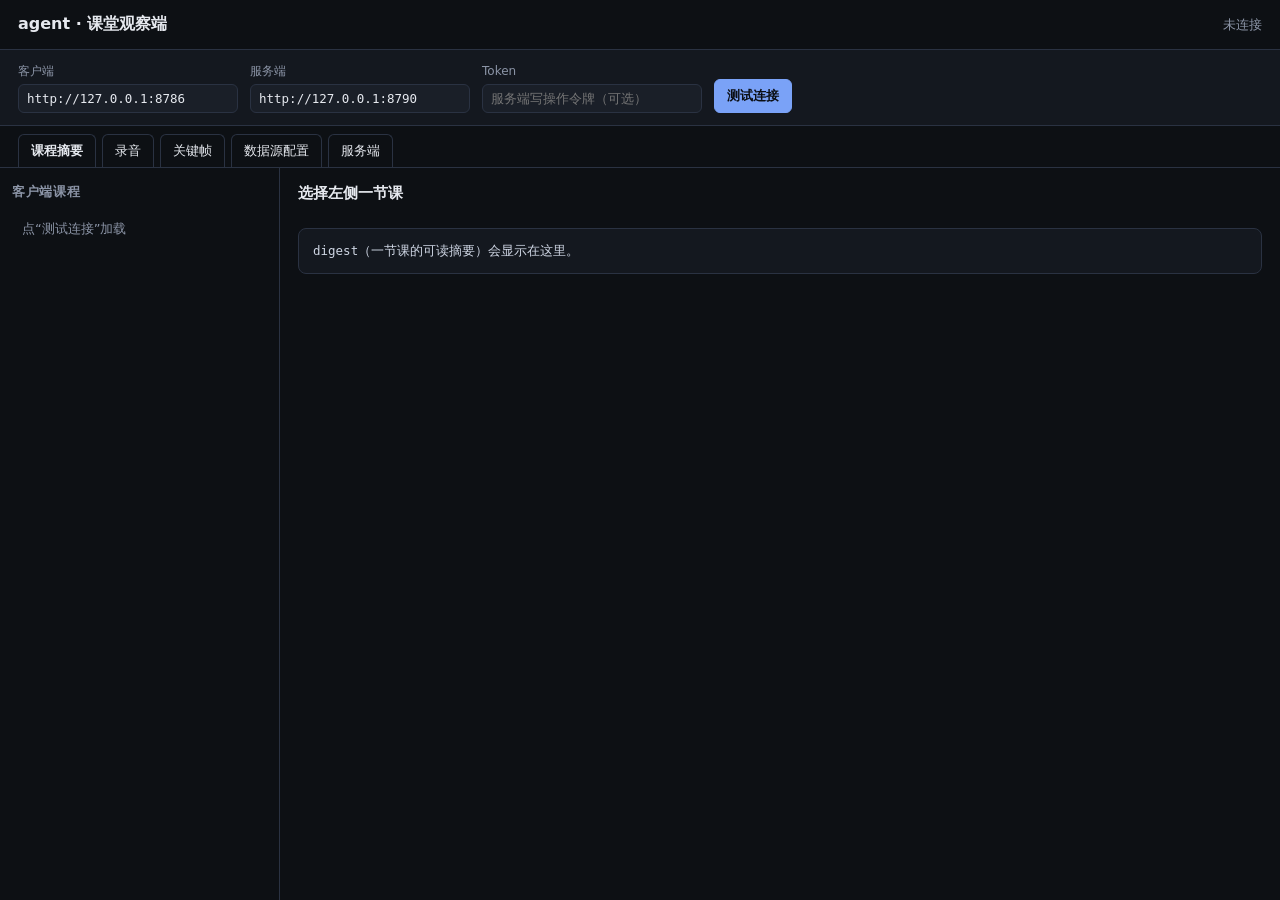
<file: agent/ui/index.html>
<!doctype html>
<html lang="zh-CN">
<head>
  <meta charset="utf-8" />
  <meta name="viewport" content="width=device-width, initial-scale=1" />
  <title>agent · 课堂观察端</title>
  <link rel="stylesheet" href="styles.css" />
</head>
<body>
  <header>
    <h1>agent · 课堂观察端</h1>
    <div id="status" class="status">未连接</div>
  </header>

  <section class="conn">
    <label>客户端 <input id="clientBase" value="http://127.0.0.1:8786" spellcheck="false" /></label>
    <label>服务端 <input id="serverBase" value="http://127.0.0.1:8790" spellcheck="false" /></label>
    <label>Token <input id="token" type="password" placeholder="服务端写操作令牌（可选）" /></label>
    <button id="btnConnect" class="primary">测试连接</button>
  </section>

  <nav class="tabs">
    <button data-tab="lessons" class="active">课程摘要</button>
    <button data-tab="audio">录音</button>
    <button data-tab="frames">关键帧</button>
    <button data-tab="adapters">数据源配置</button>
    <button data-tab="server">服务端</button>
  </nav>

  <main>
    <!-- 课程摘要：读客户端 serve -->
    <section id="tab-lessons" class="tab active">
      <aside class="list-pane">
        <h3>客户端课程</h3>
        <ul id="clientLessons"><li class="empty">点“测试连接”加载</li></ul>
      </aside>
      <div class="detail-pane">
        <h3 id="lessonTitle">选择左侧一节课</h3>
        <div id="lessonStats" class="stats"></div>
        <pre id="lessonDigest" class="digest">digest（一节课的可读摘要）会显示在这里。</pre>
      </div>
    </section>

    <!-- 录音：读 /api/lesson/<id> 的 track（音频事实），回听直连 /api/lesson/<id>/blob/<name> -->
    <section id="tab-audio" class="tab">
      <div class="audio-pane">
        <div class="audio-top">
          <div class="audio-player">
            <audio id="player" controls></audio>
            <div id="playerName" class="hint">点下面任意一段回听（单段≤十秒量级，一次点一段）</div>
          </div>
          <div id="audioStats" class="stats"></div>
        </div>
        <div id="audioFacts" class="digest">先在“课程摘要”里选一节课。</div>
        <table id="audioTable">
          <thead><tr><th>起于</th><th>时长</th><th>语音</th><th>电平 rms</th><th>peak</th><th>段文件</th><th></th></tr></thead>
          <tbody><tr><td colspan="7" class="empty">未加载</td></tr></tbody>
        </table>
        <div id="audioMore" class="hint"></div>
      </div>
    </section>

    <!-- 关键帧：读 /api/lesson/<id> 的 track（屏幕事实），看原图直连 /api/lesson/<id>/blob/<name> -->
    <section id="tab-frames" class="tab">
      <div class="frames-pane">
        <div class="frames-top">
          <img id="frameView" alt="选中的关键帧" />
          <div>
            <div id="frameMeta" class="stats"></div>
            <div id="frameHint" class="hint">点下面任意一格看那张图（原图走 /blob/，不经文本通道）</div>
          </div>
        </div>
        <div id="frameTicks" class="ticks"></div>
        <div id="frameFacts" class="digest">先在“课程摘要”里选一节课。</div>
        <table id="frameTable">
          <thead><tr><th>时刻</th><th>触发</th><th>差多少</th><th>变化区</th><th>尺寸</th><th>文件</th><th></th></tr></thead>
          <tbody><tr><td colspan="7" class="empty">未加载</td></tr></tbody>
        </table>
        <div id="frameMore" class="hint"></div>
      </div>
    </section>

    <!-- 数据源配置：读 /api/adapters，写 POST /api/adapter/<file>（需客户端 --allow-write） -->
    <section id="tab-adapters" class="tab">
      <p class="hint">开关数据源与改门限需客户端以 <code>serve --allow-write</code> 启动；改的是 <code>adapters.d/*.adapter.json</code>，<strong>下一节课生效</strong>（正在采集的这一节继续用开课时的参数）。只能改 enabled 与 params，可执行文件要人工改声明并重启客户端。</p>
      <table id="adapterTable">
        <thead><tr><th>ID</th><th>声明文件</th><th>平台</th><th>状态</th><th></th></tr></thead>
        <tbody><tr><td colspan="5" class="empty">点“测试连接”加载</td></tr></tbody>
      </table>
    </section>

    <!-- 服务端：读 classagent-server -->
    <section id="tab-server" class="tab">
      <div id="serverHealth" class="hint">服务端状态未获取</div>
      <div class="split">
        <aside class="list-pane">
          <h3>服务端已收课程</h3>
          <ul id="serverLessons"><li class="empty">点“测试连接”加载</li></ul>
        </aside>
        <div class="detail-pane">
          <h3 id="serverTitle">AI 请求单 / 载荷</h3>
          <pre id="serverDetail" class="digest">选择左侧一节课，查看服务端生成的 ai_request.json。</pre>
        </div>
      </div>
    </section>
  </main>

  <script src="app.js"></script>
</body>
</html>
</file>
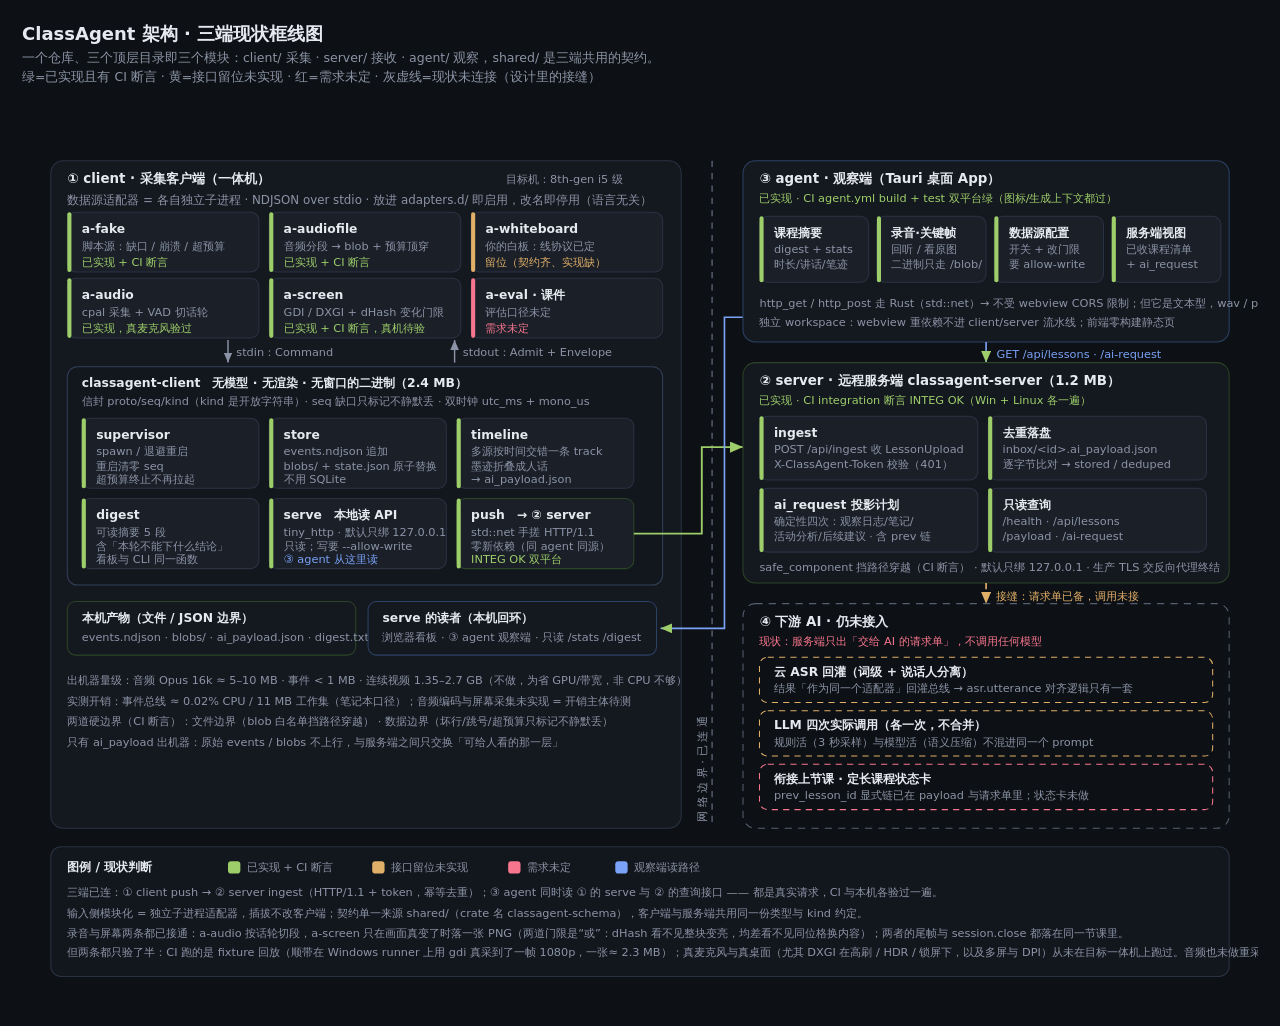
<file: docs/architecture-diagram.html>
<!doctype html>
<html lang="zh-CN">
<head>
<meta charset="utf-8">
<meta name="viewport" content="width=device-width, initial-scale=1">
<title>ClassAgent 架构 · 三端现状框线图</title>
<style>
  :root{--bg:#0d1014;--p:#14181f;--p2:#1a1f28;--line:#2a3242;--fg:#e6e9ef;--dim:#8b94a6;
        --done:#9ece6a;--part:#7aa2f7;--plan:#e0af68;--tbd:#f7768e;--seam:#565f72}
  html,body{margin:0;background:var(--bg);color:var(--fg);
    font:13px/1.5 -apple-system,"Segoe UI","Microsoft YaHei",system-ui,sans-serif}
  .wrap{padding:20px 22px 40px}
  h1{font-size:18px;margin:0 0 2px}
  .sub{color:var(--dim);font-size:12.5px;margin:0 0 14px}
  svg{width:100%;height:auto;display:block;
    font-family:-apple-system,"Segoe UI","Microsoft YaHei",system-ui,sans-serif}
  .t{fill:var(--fg);font-size:13px;font-weight:600}
  .s{fill:var(--dim);font-size:11px}
  .tt{fill:var(--fg);font-size:12px;font-weight:600}
  .cap{fill:var(--dim);font-size:11.5px}
  .g{fill:#9ece6a;font-size:11px}
  .y{fill:#e0af68;font-size:11px}
  .r{fill:#f7768e;font-size:11px}
  .b{fill:#7aa2f7;font-size:11px}
</style>
</head>
<body>
<div class="wrap">
  <h1>ClassAgent 架构 · 三端现状框线图</h1>
  <p class="sub">一个仓库、三个顶层目录即三个模块：client/ 采集 · server/ 接收 · agent/ 观察，shared/ 是三端共用的契约。<br>
  绿=已实现且有 CI 断言 · 黄=接口留位未实现 · 红=需求未定 · 灰虚线=现状未连接（设计里的接缝）</p>

<svg viewBox="0 0 1200 860" role="img" aria-label="ClassAgent 三端现状架构框线图">
  <defs>
    <marker id="a" markerWidth="9" markerHeight="9" refX="7" refY="3" orient="auto">
      <path d="M0,0 L7,3 L0,6 z" fill="#8b94a6"/>
    </marker>
    <marker id="ag" markerWidth="9" markerHeight="9" refX="7" refY="3" orient="auto">
      <path d="M0,0 L7,3 L0,6 z" fill="#9ece6a"/>
    </marker>
    <marker id="ay" markerWidth="9" markerHeight="9" refX="7" refY="3" orient="auto">
      <path d="M0,0 L7,3 L0,6 z" fill="#e0af68"/>
    </marker>
  </defs>

  <!-- ================= ① client · 采集客户端 ================= -->
  <rect x="28" y="58" width="612" height="648" rx="12" fill="#14181f" stroke="#2a3242"/>
  <text class="t" x="44" y="80">① client · 采集客户端（一体机）</text>
  <text class="s" x="470" y="80">目标机：8th-gen i5 级</text>

  <text class="cap" x="44" y="100">数据源适配器 = 各自独立子进程 · NDJSON over stdio · 放进 adapters.d/ 即启用，改名即停用（语言无关）</text>

  <!-- 适配器 6 格：x 44/240/436 w186，两行 y=108 / 172 -->
  <g>
    <rect x="44" y="108" width="186" height="58" rx="8" fill="#1a1f28" stroke="#2a3242"/>
    <rect x="44" y="108" width="4" height="58" rx="2" fill="#9ece6a"/>
    <text class="tt" x="58" y="128">a-fake</text>
    <text class="s" x="58" y="145">脚本源：缺口 / 崩溃 / 超预算</text>
    <text class="g" x="58" y="160">已实现 + CI 断言</text>

    <rect x="240" y="108" width="186" height="58" rx="8" fill="#1a1f28" stroke="#2a3242"/>
    <rect x="240" y="108" width="4" height="58" rx="2" fill="#9ece6a"/>
    <text class="tt" x="254" y="128">a-audiofile</text>
    <text class="s" x="254" y="145">音频分段 → blob + 预算顶穿</text>
    <text class="g" x="254" y="160">已实现 + CI 断言</text>

    <rect x="436" y="108" width="186" height="58" rx="8" fill="#1a1f28" stroke="#2a3242"/>
    <rect x="436" y="108" width="4" height="58" rx="2" fill="#e0af68"/>
    <text class="tt" x="450" y="128">a-whiteboard</text>
    <text class="s" x="450" y="145">你的白板：线协议已定</text>
    <text class="y" x="450" y="160">留位（契约齐、实现缺）</text>

    <rect x="44" y="172" width="186" height="58" rx="8" fill="#1a1f28" stroke="#2a3242"/>
    <rect x="44" y="172" width="4" height="58" rx="2" fill="#9ece6a"/>
    <text class="tt" x="58" y="192">a-audio</text>
    <text class="s" x="58" y="209">cpal 采集 + VAD 切话轮</text>
    <text class="g" x="58" y="224">已实现，真麦克风验过</text>

    <rect x="240" y="172" width="186" height="58" rx="8" fill="#1a1f28" stroke="#2a3242"/>
    <rect x="240" y="172" width="4" height="58" rx="2" fill="#9ece6a"/>
    <text class="tt" x="254" y="192">a-screen</text>
    <text class="s" x="254" y="209">GDI / DXGI + dHash 变化门限</text>
    <text class="g" x="254" y="224">已实现 + CI 断言，真机待验</text>

    <rect x="436" y="172" width="186" height="58" rx="8" fill="#1a1f28" stroke="#2a3242"/>
    <rect x="436" y="172" width="4" height="58" rx="2" fill="#f7768e"/>
    <text class="tt" x="450" y="192">a-eval · 课件</text>
    <text class="s" x="450" y="209">评估口径未定</text>
    <text class="r" x="450" y="224">需求未定</text>
  </g>

  <!-- 协议箭头（适配器 ↔ client） -->
  <line x1="200" y1="232" x2="200" y2="254" stroke="#8b94a6" stroke-width="1.4" marker-end="url(#a)"/>
  <text class="s" x="208" y="248">stdin：Command</text>
  <line x1="420" y1="254" x2="420" y2="232" stroke="#8b94a6" stroke-width="1.4" marker-end="url(#a)"/>
  <text class="s" x="428" y="248">stdout：Admit + Envelope</text>

  <!-- client 进程框：6 模块 -->
  <rect x="44" y="258" width="578" height="212" rx="10" fill="#12161d" stroke="#33405a"/>
  <text class="tt" x="58" y="278">classagent-client　无模型 · 无渲染 · 无窗口的二进制（2.4 MB）</text>
  <text class="s" x="58" y="295">信封 proto/seq/kind（kind 是开放字符串）· seq 缺口只标记不静默丢 · 双时钟 utc_ms + mono_us</text>

  <rect x="58" y="308" width="172" height="68" rx="8" fill="#1a1f28" stroke="#2a3242"/>
  <rect x="58" y="308" width="4" height="68" rx="2" fill="#9ece6a"/>
  <text class="tt" x="72" y="328">supervisor</text>
  <text class="s" x="72" y="344">spawn / 退避重启</text>
  <text class="s" x="72" y="358">重启清零 seq</text>
  <text class="s" x="72" y="371">超预算终止不再拉起</text>

  <rect x="240" y="308" width="172" height="68" rx="8" fill="#1a1f28" stroke="#2a3242"/>
  <rect x="240" y="308" width="4" height="68" rx="2" fill="#9ece6a"/>
  <text class="tt" x="254" y="328">store</text>
  <text class="s" x="254" y="344">events.ndjson 追加</text>
  <text class="s" x="254" y="358">blobs/ + state.json 原子替换</text>
  <text class="s" x="254" y="371">不用 SQLite</text>

  <rect x="422" y="308" width="172" height="68" rx="8" fill="#1a1f28" stroke="#2a3242"/>
  <rect x="422" y="308" width="4" height="68" rx="2" fill="#9ece6a"/>
  <text class="tt" x="436" y="328">timeline</text>
  <text class="s" x="436" y="344">多源按时间交错一条 track</text>
  <text class="s" x="436" y="358">墨迹折叠成人话</text>
  <text class="s" x="436" y="371">→ ai_payload.json</text>

  <rect x="58" y="386" width="172" height="68" rx="8" fill="#1a1f28" stroke="#2a3242"/>
  <rect x="58" y="386" width="4" height="68" rx="2" fill="#9ece6a"/>
  <text class="tt" x="72" y="406">digest</text>
  <text class="s" x="72" y="422">可读摘要 5 段</text>
  <text class="s" x="72" y="436">含「本轮不能下什么结论」</text>
  <text class="s" x="72" y="449">看板与 CLI 同一函数</text>

  <rect x="240" y="386" width="172" height="68" rx="8" fill="#1a1f28" stroke="#2a3242"/>
  <rect x="240" y="386" width="4" height="68" rx="2" fill="#9ece6a"/>
  <text class="tt" x="254" y="406">serve　本地读 API</text>
  <text class="s" x="254" y="422">tiny_http · 默认只绑 127.0.0.1</text>
  <text class="s" x="254" y="436">只读；写要 --allow-write</text>
  <text class="b" x="254" y="449">③ agent 从这里读</text>

  <rect x="422" y="386" width="172" height="68" rx="8" fill="#1a1f28" stroke="#2b4526"/>
  <rect x="422" y="386" width="4" height="68" rx="2" fill="#9ece6a"/>
  <text class="tt" x="436" y="406">push　→ ② server</text>
  <text class="s" x="436" y="422">std::net 手搓 HTTP/1.1</text>
  <text class="s" x="436" y="436">零新依赖（同 agent 同源）</text>
  <text class="g" x="436" y="449">INTEG OK 双平台</text>

  <!-- 产物 + 本机读者 -->
  <rect x="44" y="486" width="280" height="52" rx="8" fill="#14181f" stroke="#2b4526"/>
  <text class="tt" x="58" y="506" fill="#9ece6a">本机产物（文件 / JSON 边界）</text>
  <text class="s" x="58" y="524">events.ndjson · blobs/ · ai_payload.json · digest.txt</text>

  <rect x="336" y="486" width="280" height="52" rx="8" fill="#14181f" stroke="#2c4266"/>
  <text class="tt" x="350" y="506" fill="#7aa2f7">serve 的读者（本机回环）</text>
  <text class="s" x="350" y="524">浏览器看板 · ③ agent 观察端 · 只读 /stats /digest</text>

  <text class="s" x="44" y="566">出机器量级：音频 Opus 16k ≈ 5–10 MB · 事件 &lt; 1 MB · 连续视频 1.35–2.7 GB（不做，为省 GPU/带宽，非 CPU 不够）</text>
  <text class="s" x="44" y="586">实测开销：事件总线 ≈ 0.02% CPU / 11 MB 工作集（笔记本口径）；音频编码与屏幕采集未实现 = 开销主体待测</text>
  <text class="s" x="44" y="606">两道硬边界（CI 断言）：文件边界（blob 白名单挡路径穿越） · 数据边界（坏行/跳号/超预算只标记不静默丢）</text>
  <text class="s" x="44" y="626">只有 ai_payload 出机器：原始 events / blobs 不上行，与服务端之间只交换「可给人看的那一层」</text>

  <!-- 网络边界 -->
  <line x1="670" y1="58" x2="670" y2="706" stroke="#565f72" stroke-width="1.4" stroke-dasharray="6 6"/>
  <text class="s" x="664" y="700" transform="rotate(-90 664 700)" fill="#565f72">网 络 边 界 · 已 连 通</text>
  
  <!-- 跳边界：client push → server ingest；agent → client serve（协议字符串已写在各框内，箭头不重复标注） -->
  <path d="M 594 420 H 660 V 336 H 700" fill="none" stroke="#9ece6a" stroke-width="1.8" marker-end="url(#ag)"/>
  <path d="M 700 210 H 682 V 512 H 620" fill="none" stroke="#7aa2f7" stroke-width="1.6" marker-end="url(#ag)"/>

  <!-- ================= ③ agent · 观察端 ================= -->
  <rect x="700" y="58" width="472" height="176" rx="12" fill="#14181f" stroke="#2c4266"/>
  <text class="t" x="716" y="80">③ agent · 观察端（Tauri 桌面 App）</text>
  <text class="g" x="716" y="98">已实现 · CI agent.yml build + test 双平台绿（图标/生成上下文都过）</text>

  <rect x="716" y="112" width="106" height="64" rx="8" fill="#1a1f28" stroke="#2a3242"/>
  <rect x="716" y="112" width="4" height="64" rx="2" fill="#9ece6a"/>
  <text class="tt" x="730" y="132">课程摘要</text>
  <text class="s" x="730" y="148">digest + stats</text>
  <text class="s" x="730" y="162">时长/讲话/笔迹</text>

  <rect x="830" y="112" width="106" height="64" rx="8" fill="#1a1f28" stroke="#2a3242"/>
  <rect x="830" y="112" width="4" height="64" rx="2" fill="#9ece6a"/>
  <text class="tt" x="844" y="132">录音·关键帧</text>
  <text class="s" x="844" y="148">回听 / 看原图</text>
  <text class="s" x="844" y="162">二进制只走 /blob/</text>

  <rect x="944" y="112" width="106" height="64" rx="8" fill="#1a1f28" stroke="#2a3242"/>
  <rect x="944" y="112" width="4" height="64" rx="2" fill="#9ece6a"/>
  <text class="tt" x="958" y="132">数据源配置</text>
  <text class="s" x="958" y="148">开关 + 改门限</text>
  <text class="s" x="958" y="162">要 allow-write</text>

  <rect x="1058" y="112" width="106" height="64" rx="8" fill="#1a1f28" stroke="#2a3242"/>
  <rect x="1058" y="112" width="4" height="64" rx="2" fill="#9ece6a"/>
  <text class="tt" x="1072" y="132">服务端视图</text>
  <text class="s" x="1072" y="148">已收课程清单</text>
  <text class="s" x="1072" y="162">+ ai_request</text>

  <text class="s" x="716" y="200">http_get / http_post 走 Rust（std::net）→ 不受 webview CORS 限制；但它是文本型，wav / png 必直连 /blob/</text>
  <text class="s" x="716" y="218">独立 workspace：webview 重依赖不进 client/server 流水线；前端零构建静态页</text>

  <!-- agent → server 读 -->
  <line x1="936" y1="234" x2="936" y2="254" stroke="#7aa2f7" stroke-width="1.6" marker-end="url(#ag)"/>
  <text class="b" x="946" y="250">GET /api/lessons · /ai-request</text>

  <!-- ================= ② server · 远程服务端 ================= -->
  <rect x="700" y="254" width="472" height="214" rx="12" fill="#14181f" stroke="#2b4526"/>
  <text class="t" x="716" y="276">② server · 远程服务端 classagent-server（1.2 MB）</text>
  <text class="g" x="716" y="294">已实现 · CI integration 断言 INTEG OK（Win + Linux 各一遍）</text>

  <rect x="716" y="306" width="212" height="62" rx="8" fill="#1a1f28" stroke="#2a3242"/>
  <rect x="716" y="306" width="4" height="62" rx="2" fill="#9ece6a"/>
  <text class="tt" x="730" y="326">ingest</text>
  <text class="s" x="730" y="342">POST /api/ingest 收 LessonUpload</text>
  <text class="s" x="730" y="356">X-ClassAgent-Token 校验（401）</text>

  <rect x="938" y="306" width="212" height="62" rx="8" fill="#1a1f28" stroke="#2a3242"/>
  <rect x="938" y="306" width="4" height="62" rx="2" fill="#9ece6a"/>
  <text class="tt" x="952" y="326">去重落盘</text>
  <text class="s" x="952" y="342">inbox/&lt;id&gt;.ai_payload.json</text>
  <text class="s" x="952" y="356">逐字节比对 → stored / deduped</text>

  <rect x="716" y="376" width="212" height="62" rx="8" fill="#1a1f28" stroke="#2a3242"/>
  <rect x="716" y="376" width="4" height="62" rx="2" fill="#9ece6a"/>
  <text class="tt" x="730" y="396">ai_request 投影计划</text>
  <text class="s" x="730" y="412">确定性四次：观察日志/笔记/</text>
  <text class="s" x="730" y="426">活动分析/后续建议 · 含 prev 链</text>

  <rect x="938" y="376" width="212" height="62" rx="8" fill="#1a1f28" stroke="#2a3242"/>
  <rect x="938" y="376" width="4" height="62" rx="2" fill="#9ece6a"/>
  <text class="tt" x="952" y="396">只读查询</text>
  <text class="s" x="952" y="412">/health · /api/lessons</text>
  <text class="s" x="952" y="426">/payload · /ai-request</text>

  <text class="s" x="716" y="456">safe_component 挡路径穿越（CI 断言） · 默认只绑 127.0.0.1 · 生产 TLS 交反向代理终结</text>

  <!-- server → AI 下游（未接入） -->
  <line x1="936" y1="468" x2="936" y2="488" stroke="#e0af68" stroke-width="1.6" stroke-dasharray="6 5" marker-end="url(#ay)"/>
  <text class="y" x="946" y="484">接缝：请求单已备，调用未接</text>

  <!-- ================= ④ 下游 AI（虚线 = 未接入） ================= -->
  <rect x="700" y="488" width="472" height="218" rx="12" fill="none" stroke="#565f72" stroke-dasharray="7 6"/>
  <text class="t" x="716" y="510">④ 下游 AI · 仍未接入</text>
  <text class="r" x="716" y="528">现状：服务端只出「交给 AI 的请求单」，不调用任何模型</text>

  <rect x="716" y="540" width="440" height="44" rx="8" fill="none" stroke="#e0af68" stroke-dasharray="6 5"/>
  <text class="tt" x="730" y="558" fill="#e0af68">云 ASR 回灌（词级 + 说话人分离）</text>
  <text class="s" x="730" y="574">结果「作为同一个适配器」回灌总线 → asr.utterance 对齐逻辑只有一套</text>

  <rect x="716" y="592" width="440" height="44" rx="8" fill="none" stroke="#e0af68" stroke-dasharray="6 5"/>
  <text class="tt" x="730" y="610" fill="#e0af68">LLM 四次实际调用（各一次，不合并）</text>
  <text class="s" x="730" y="626">规则活（3 秒采样）与模型活（语义压缩）不混进同一个 prompt</text>

  <rect x="716" y="644" width="440" height="44" rx="8" fill="none" stroke="#f7768e" stroke-dasharray="6 5"/>
  <text class="tt" x="730" y="662" fill="#f7768e">衔接上节课 · 定长课程状态卡</text>
  <text class="s" x="730" y="678">prev_lesson_id 显式链已在 payload 与请求单里；状态卡未做</text>

  <!-- ================= 图例 ================= -->
  <g>
    <rect x="28" y="724" width="1144" height="126" rx="10" fill="#12161d" stroke="#2a3242"/>
    <text class="tt" x="44" y="748">图例 / 现状判断</text>
    <rect x="200" y="738" width="12" height="12" rx="3" fill="#9ece6a"/><text class="s" x="218" y="748">已实现 + CI 断言</text>
    <rect x="340" y="738" width="12" height="12" rx="3" fill="#e0af68"/><text class="s" x="358" y="748">接口留位未实现</text>
    <rect x="472" y="738" width="12" height="12" rx="3" fill="#f7768e"/><text class="s" x="490" y="748">需求未定</text>
    <rect x="576" y="738" width="12" height="12" rx="3" fill="#7aa2f7"/><text class="s" x="594" y="748">观察端读路径</text>

    <text class="s" x="44" y="772">三端已连：① client push → ② server ingest（HTTP/1.1 + token，幂等去重）；③ agent 同时读 ① 的 serve 与 ② 的查询接口 —— 都是真实请求，CI 与本机各验过一遍。</text>
    <text class="s" x="44" y="792">输入侧模块化 = 独立子进程适配器，插拔不改客户端；契约单一来源 shared/（crate 名 classagent-schema），客户端与服务端共用同一份类型与 kind 约定。</text>
    <text class="s" x="44" y="812">录音与屏幕两条都已接通：a-audio 按话轮切段，a-screen 只在画面真变了时落一张 PNG（两道门限是“或”：dHash 看不见整块变亮，均差看不见同位格换内容）；两者的尾帧与 session.close 都落在同一节课里。</text>
    <text class="s" x="44" y="830" fill="#b9c3d6">但两条都只验了半：CI 跑的是 fixture 回放（顺带在 Windows runner 上用 gdi 真采到了一帧 1080p，一张≈ 2.3 MB）；真麦克风与真桌面（尤其 DXGI 在高刷 / HDR / 锁屏下，以及多屏与 DPI）从未在目标一体机上跑过。音频也未做重采样与压缩（48k 单声道约 5.8 MB/分钟）。还差的：④ 下游真正接模型（请求单已可回放），以及 a-whiteboard。链没做完整之前，「AI 结论」不该对外宣称。</text>
  </g>
</svg>
</div>
</body>
</html>
</file>
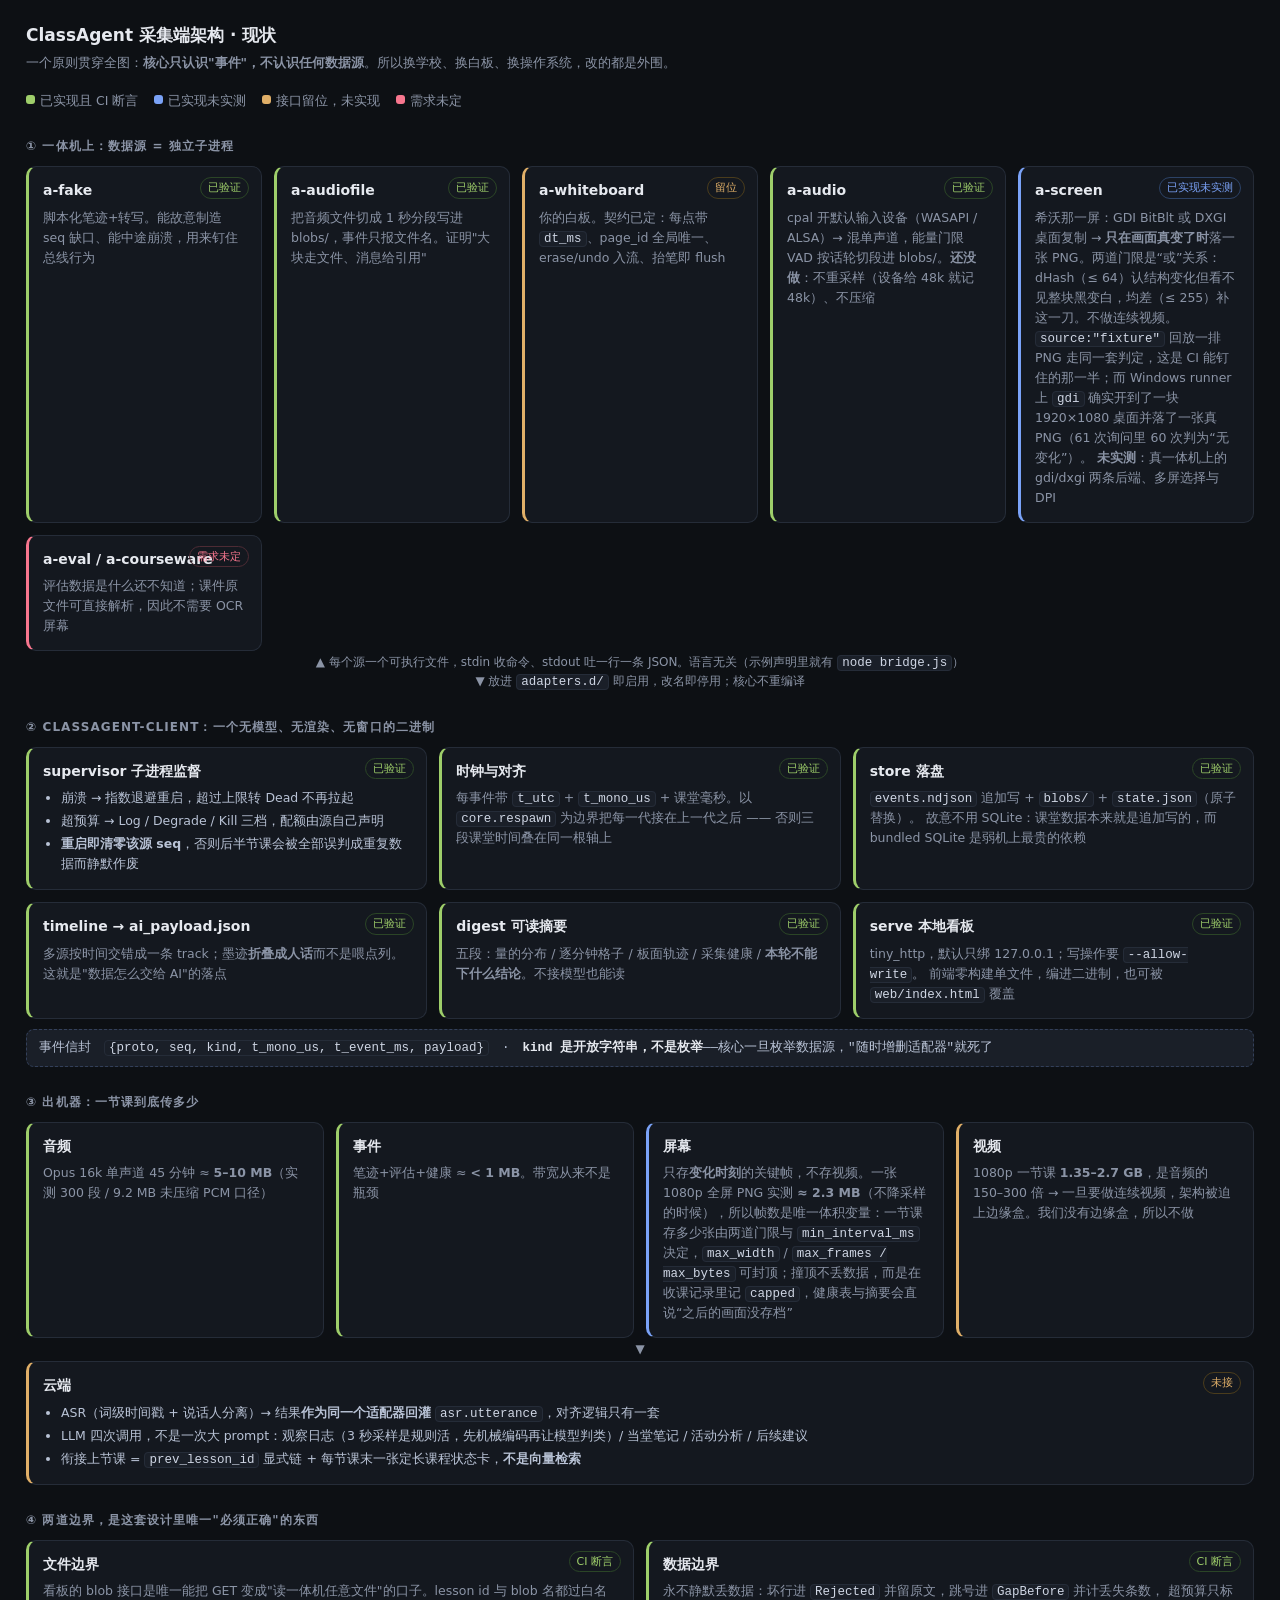
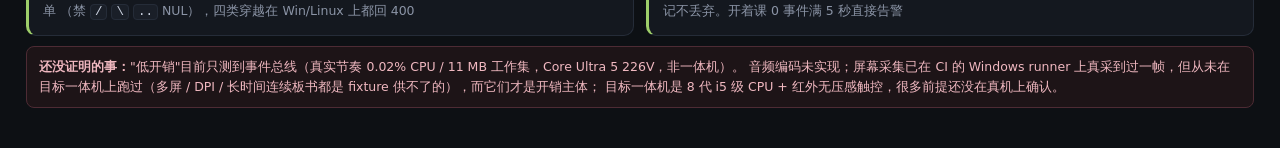
<file: docs/architecture.html>
<!doctype html>
<html lang="zh-CN">
<head>
<meta charset="utf-8">
<title>ClassAgent 架构 · 现状</title>
<style>
  :root{--bg:#0d1014;--p:#14181f;--p2:#1a1f28;--line:#252c38;--fg:#e6e9ef;--dim:#8b94a6;
        --done:#9ece6a;--part:#7aa2f7;--plan:#e0af68;--tbd:#f7768e}
  *{box-sizing:border-box}
  body{margin:0;padding:22px 26px 40px;background:var(--bg);color:var(--fg);
       font:14px/1.6 -apple-system,"Segoe UI","Microsoft YaHei",system-ui,sans-serif}
  h1{font-size:17px;margin:0 0 4px}
  h2{font-size:12px;text-transform:uppercase;letter-spacing:.09em;color:var(--dim);margin:26px 0 10px}
  .sub{color:var(--dim);font-size:12.5px;margin-bottom:18px}
  .legend{display:flex;gap:16px;flex-wrap:wrap;font-size:12.5px;color:var(--dim);margin-bottom:6px}
  .dot{width:9px;height:9px;border-radius:3px;display:inline-block;margin-right:5px;vertical-align:1px}
  .box{background:var(--p);border:1px solid var(--line);border-radius:10px;padding:12px 14px;position:relative}
  .box h3{margin:0 0 6px;font-size:14px;font-weight:600}
  .box p{margin:2px 0;font-size:12.5px;color:var(--dim)}
  .tag{position:absolute;top:10px;right:12px;font-size:11px;padding:1px 7px;border-radius:99px;border:1px solid}
  .done{color:var(--done);border-color:#2b4526} .part{color:var(--part);border-color:#2c4266}
  .plan{color:var(--plan);border-color:#4a3c1c} .tbd{color:var(--tbd);border-color:#4d2b34}
  .b-done{border-left:3px solid var(--done)} .b-part{border-left:3px solid var(--part)}
  .b-plan{border-left:3px solid var(--plan)} .b-tbd{border-left:3px solid var(--tbd)}
  .grid{display:grid;gap:12px}
  .g2{grid-template-columns:repeat(auto-fit,minmax(300px,1fr))}
  .g3{grid-template-columns:repeat(auto-fit,minmax(230px,1fr))}
  .flow{background:var(--p2);border:1px dashed #33405a;border-radius:8px;padding:8px 12px;
        font:12.5px/1.6 ui-monospace,"Cascadia Mono",Consolas,monospace;color:#b9c3d6;margin:10px 0}
  .flow b{color:var(--fg)}
  .arrow{color:var(--dim);text-align:center;font-size:12px;margin:2px 0}
  code{font:12.5px ui-monospace,Consolas,monospace;color:#cfd6e4;background:var(--p2);
       border:1px solid var(--line);border-radius:4px;padding:0 4px}
  ul{margin:6px 0 0 18px;padding:0} li{margin:3px 0;font-size:12.5px;color:#b9c3d6}
  .warn{background:#1d1417;border:1px solid #4d2b34;border-radius:8px;padding:10px 12px;font-size:12.5px;color:#f0b8c0;margin-top:10px}
</style>
</head>
<body>
<h1>ClassAgent 采集端架构 · 现状</h1>
<div class="sub">一个原则贯穿全图：<b>核心只认识"事件"，不认识任何数据源</b>。所以换学校、换白板、换操作系统，改的都是外围。</div>
<div class="legend">
  <span><i class="dot" style="background:var(--done)"></i>已实现且 CI 断言</span>
  <span><i class="dot" style="background:var(--part)"></i>已实现未实测</span>
  <span><i class="dot" style="background:var(--plan)"></i>接口留位，未实现</span>
  <span><i class="dot" style="background:var(--tbd)"></i>需求未定</span>
</div>

<h2>① 一体机上：数据源 = 独立子进程</h2>
<div class="grid g3">
  <div class="box b-done"><span class="tag done">已验证</span><h3>a-fake</h3>
    <p>脚本化笔迹+转写。能故意制造 seq 缺口、能中途崩溃，用来钉住总线行为</p></div>
  <div class="box b-done"><span class="tag done">已验证</span><h3>a-audiofile</h3>
    <p>把音频文件切成 1 秒分段写进 blobs/，事件只报文件名。证明"大块走文件、消息给引用"</p></div>
  <div class="box b-plan"><span class="tag plan">留位</span><h3>a-whiteboard</h3>
    <p>你的白板。契约已定：每点带 <code>dt_ms</code>、page_id 全局唯一、erase/undo 入流、抬笔即 flush</p></div>
  <div class="box b-done"><span class="tag done">已验证</span><h3>a-audio</h3>
    <p>cpal 开默认输入设备（WASAPI / ALSA）→ 混单声道，能量门限 VAD 按话轮切段进 blobs/。<b>还没做</b>：不重采样（设备给 48k 就记 48k）、不压缩</p></div>
  <div class="box b-part"><span class="tag part">已实现未实测</span><h3>a-screen</h3>
    <p>希沃那一屏：GDI BitBlt 或 DXGI 桌面复制 → <b>只在画面真变了时</b>落一张 PNG。两道门限是“或”关系：
       dHash（≤ 64）认结构变化但看不见整块黑变白，均差（≤ 255）补这一刀。不做连续视频。
       <code>source:"fixture"</code> 回放一排 PNG 走同一套判定，这是 CI 能钉住的那一半；而 Windows runner 上
       <code>gdi</code> 确实开到了一块 1920×1080 桌面并落了一张真 PNG（61 次询问里 60 次判为“无变化”）。
       <b>未实测</b>：真一体机上的 gdi/dxgi 两条后端、多屏选择与 DPI</p></div>
  <div class="box b-tbd"><span class="tag tbd">需求未定</span><h3>a-eval / a-courseware</h3>
    <p>评估数据是什么还不知道；课件原文件可直接解析，因此不需要 OCR 屏幕</p></div>
</div>
<div class="arrow">▲ 每个源一个可执行文件，stdin 收命令、stdout 吐一行一条 JSON。语言无关（示例声明里就有 <code>node bridge.js</code>）<br>
▼ 放进 <code>adapters.d/</code> 即启用，改名即停用；核心不重编译</div>

<h2>② classagent-client：一个无模型、无渲染、无窗口的二进制</h2>
<div class="grid g2">
  <div class="box b-done"><span class="tag done">已验证</span><h3>supervisor 子进程监督</h3>
    <ul><li>崩溃 → 指数退避重启，超过上限转 Dead 不再拉起</li>
        <li>超预算 → Log / Degrade / Kill 三档，配额由源自己声明</li>
        <li><b>重启即清零该源 seq</b>，否则后半节课会被全部误判成重复数据而静默作废</li></ul></div>
  <div class="box b-done"><span class="tag done">已验证</span><h3>时钟与对齐</h3>
    <p>每事件带 <code>t_utc</code> + <code>t_mono_us</code> + 课堂毫秒。以 <code>core.respawn</code>
       为边界把每一代接在上一代之后 —— 否则三段课堂时间叠在同一根轴上</p></div>
  <div class="box b-done"><span class="tag done">已验证</span><h3>store 落盘</h3>
    <p><code>events.ndjson</code> 追加写 + <code>blobs/</code> + <code>state.json</code>（原子替换）。
       故意不用 SQLite：课堂数据本来就是追加写的，而 bundled SQLite 是弱机上最贵的依赖</p></div>
  <div class="box b-done"><span class="tag done">已验证</span><h3>timeline → ai_payload.json</h3>
    <p>多源按时间交错成一条 track；墨迹<b>折叠成人话</b>而不是喂点列。这就是"数据怎么交给 AI"的落点</p></div>
  <div class="box b-done"><span class="tag done">已验证</span><h3>digest 可读摘要</h3>
    <p>五段：量的分布 / 逐分钟格子 / 板面轨迹 / 采集健康 / <b>本轮不能下什么结论</b>。不接模型也能读</p></div>
  <div class="box b-done"><span class="tag done">已验证</span><h3>serve 本地看板</h3>
    <p>tiny_http，默认只绑 127.0.0.1；写操作要 <code>--allow-write</code>。
       前端零构建单文件，编进二进制，也可被 <code>web/index.html</code> 覆盖</p></div>
</div>
<div class="flow">事件信封　<code>{proto, seq, kind, t_mono_us, t_event_ms, payload}</code>　·　<b>kind 是开放字符串，不是枚举</b>——核心一旦枚举数据源，"随时增删适配器"就死了</div>

<h2>③ 出机器：一节课到底传多少</h2>
<div class="grid g3">
  <div class="box b-done"><h3>音频</h3><p>Opus 16k 单声道 45 分钟 ≈ <b>5–10 MB</b>（实测 300 段 / 9.2 MB 未压缩 PCM 口径）</p></div>
  <div class="box b-done"><h3>事件</h3><p>笔迹+评估+健康 ≈ <b>&lt; 1 MB</b>。带宽从来不是瓶颈</p></div>
  <div class="box b-part"><h3>屏幕</h3><p>只存<b>变化时刻</b>的关键帧，不存视频。一张 1080p 全屏 PNG 实测
    <b>≈ 2.3 MB</b>（不降采样的时候），所以帧数是唯一体积变量：一节课存多少张由两道门限与
    <code>min_interval_ms</code> 决定，<code>max_width</code> / <code>max_frames / max_bytes</code> 可封顶；撞顶不丢数据，而是在收课记录里记
    <code>capped</code>，健康表与摘要会直说“之后的画面没存档”</p></div>
  <div class="box b-plan"><h3>视频</h3><p>1080p 一节课 <b>1.35–2.7 GB</b>，是音频的 150–300 倍 → 一旦要做连续视频，架构被迫上边缘盒。我们没有边缘盒，所以不做</p></div>
</div>
<div class="arrow">▼</div>
<div class="box b-plan" style="border-left-color:var(--plan)">
  <span class="tag plan">未接</span><h3>云端</h3>
  <ul><li>ASR（词级时间戳 + 说话人分离）→ 结果<b>作为同一个适配器回灌</b> <code>asr.utterance</code>，对齐逻辑只有一套</li>
      <li>LLM 四次调用，不是一次大 prompt：观察日志（3 秒采样是规则活，先机械编码再让模型判类）/ 当堂笔记 / 活动分析 / 后续建议</li>
      <li>衔接上节课 = <code>prev_lesson_id</code> 显式链 + 每节课末一张定长课程状态卡，<b>不是向量检索</b></li></ul></div>

<h2>④ 两道边界，是这套设计里唯一"必须正确"的东西</h2>
<div class="grid g2">
  <div class="box b-done"><span class="tag done">CI 断言</span><h3>文件边界</h3>
    <p>看板的 blob 接口是唯一能把 GET 变成"读一体机任意文件"的口子。lesson id 与 blob 名都过白名单
       （禁 <code>/</code> <code>\</code> <code>..</code> NUL），四类穿越在 Win/Linux 上都回 400</p></div>
  <div class="box b-done"><span class="tag done">CI 断言</span><h3>数据边界</h3>
    <p>永不静默丢数据：坏行进 <code>Rejected</code> 并留原文，跳号进 <code>GapBefore</code> 并计丢失条数，
       超预算只标记不丢弃。开着课 0 事件满 5 秒直接告警</p></div>
</div>

<div class="warn"><b>还没证明的事：</b>"低开销"目前只测到事件总线（真实节奏 0.02% CPU / 11 MB 工作集，Core Ultra 5 226V，非一体机）。
音频编码未实现；屏幕采集已在 CI 的 Windows runner 上真采到过一帧，但从未在目标一体机上跑过（多屏 / DPI / 长时间连续板书都是 fixture 供不了的），而它们才是开销主体；
目标一体机是 8 代 i5 级 CPU + 红外无压感触控，很多前提还没在真机上确认。</div>
</body>
</html>
</file>
<file: agent/ui/styles.css>
:root {
  --bg: #0d1014;
  --panel: #14181f;
  --panel2: #1a1f28;
  --line: #2a3242;
  --fg: #e6e9ef;
  --dim: #8b94a6;
  --ok: #9ece6a;
  --bad: #f7768e;
  --accent: #7aa2f7;
}

* { box-sizing: border-box; }

body {
  margin: 0;
  background: var(--bg);
  color: var(--fg);
  font: 14px/1.55 -apple-system, "Segoe UI", "Microsoft YaHei", system-ui, sans-serif;
  display: flex;
  flex-direction: column;
  height: 100vh;
}

header {
  display: flex;
  align-items: center;
  justify-content: space-between;
  padding: 12px 18px;
  border-bottom: 1px solid var(--line);
}
header h1 { font-size: 16px; margin: 0; }

.status { font-size: 12.5px; color: var(--dim); max-width: 60%; text-align: right; }
.status.ok { color: var(--ok); }
.status.bad { color: var(--bad); }

.conn {
  display: flex;
  flex-wrap: wrap;
  gap: 12px;
  align-items: end;
  padding: 12px 18px;
  border-bottom: 1px solid var(--line);
  background: var(--panel);
}
.conn label { display: flex; flex-direction: column; gap: 4px; font-size: 12px; color: var(--dim); }
.conn input {
  background: var(--panel2);
  border: 1px solid var(--line);
  border-radius: 6px;
  color: var(--fg);
  padding: 6px 8px;
  min-width: 220px;
  font: 12.5px ui-monospace, Consolas, monospace;
}

button {
  background: var(--panel2);
  border: 1px solid var(--line);
  border-radius: 6px;
  color: var(--fg);
  padding: 7px 12px;
  cursor: pointer;
  font-size: 13px;
}
button:hover { border-color: var(--accent); }
button.primary { background: var(--accent); color: #0b0e13; border-color: var(--accent); font-weight: 600; }
button:disabled { opacity: 0.5; cursor: default; }

.tabs { display: flex; gap: 6px; padding: 8px 18px 0; border-bottom: 1px solid var(--line); }
.tabs button { border-bottom: none; border-radius: 6px 6px 0 0; background: transparent; }
.tabs button.active { background: var(--bg); border-color: var(--line); color: var(--fg); font-weight: 600; }

main { flex: 1; overflow: hidden; }
.tab { display: none; height: 100%; gap: 0; }
.tab.active { display: flex; }
.tab#tab-adapters.active { display: block; overflow: auto; padding: 16px 18px; }
.tab#tab-server.active { display: block; overflow: auto; }
.tab#tab-audio.active { display: block; overflow: auto; }
.tab#tab-frames.active { display: block; overflow: auto; }

/* 录音页 */
.audio-pane { padding: 14px 18px; }
.audio-top { display: flex; flex-wrap: wrap; gap: 16px; align-items: flex-start; margin-bottom: 10px; }
.audio-player { display: flex; flex-direction: column; gap: 4px; min-width: 320px; flex: 1; }
.audio-player audio { width: 100%; height: 36px; }
.audio-pane .hint { padding: 0; }
#audioFacts { margin-bottom: 12px; }
.stat b.bad { color: var(--bad); }
.digest .bad { color: var(--bad); }
table summary { cursor: pointer; color: var(--accent); font-size: 12.5px; }
table details > div { margin-top: 8px; }

/* 关键帧页 */
.frames-pane { padding: 14px 18px; }
.frames-top { display: flex; flex-wrap: wrap; gap: 16px; align-items: flex-start; margin-bottom: 10px; }
.frames-top > div { flex: 1; min-width: 280px; }
/* 原图容器定宽 + contain：一节课里可能同时有 1080p 全屏与课件局部，
   不封顶的话一张大图会把整张表格顶到看不见。 */
#frameView {
  width: 420px; max-width: 100%; max-height: 280px; object-fit: contain;
  background: var(--panel2); border: 1px solid var(--line); border-radius: 8px;
}
/* 还没选帧时别留一个空图框 + alt 文本占位 */
#frameView:not([src]) { display: none; }
.frames-pane .hint { padding: 0; }
#frameFacts { margin-bottom: 12px; }

/* 时间轴刻度：按钮只当“第几帧”的把手，密不密由 JS 抽样决定，不在这里挤。 */
.ticks { position: relative; height: 32px; margin: 0 0 12px; border-bottom: 1px solid var(--line); }
.ticks .hint { position: absolute; right: 0; bottom: 2px; font-size: 11px; }
.tick {
  position: absolute; bottom: 8px; transform: translateX(-50%);
  padding: 1px 4px; font-size: 10.5px; line-height: 1.3; color: var(--dim);
  background: var(--panel); border-radius: 4px;
}
.tick:hover { color: var(--fg); border-color: var(--accent); }

/* 电平横条：纯 CSS 宽度，不解码音频、不引 Web Audio。
   两条竖线是开/关门限在同一标尺上的位置——段长不过线就是门限设高了。 */
.bar { position: relative; width: 100%; min-width: 120px; height: 14px; background: var(--panel2); border-radius: 3px; overflow: hidden; }
.bar-fill { position: absolute; left: 0; top: 0; bottom: 0; background: var(--accent); }
.bar-line { position: absolute; top: -2px; bottom: -2px; width: 2px; }
.bar-line.open { background: var(--ok); }
.bar-line.close { background: var(--dim); }
.bar-num { color: var(--dim); font-size: 12px; margin-left: 6px; }

/* 调参区 */
.tune { background: var(--panel); border: 1px solid var(--line); border-radius: 8px; padding: 10px 12px; margin: 6px 0 12px; }
.tune-grid { display: flex; flex-wrap: wrap; gap: 10px 14px; align-items: flex-end; }
.tune-grid label { display: flex; flex-direction: column; gap: 3px; font-size: 11.5px; color: var(--dim); }
.tune-grid input[type="number"], .tune-grid input[type="text"], .tune-grid select {
  background: var(--panel2); border: 1px solid var(--line); border-radius: 6px;
  color: var(--fg); padding: 5px 7px; width: 110px; font: 12.5px ui-monospace, Consolas, monospace;
}
/* 后端名与字段名同长，110px 会把 "dxgi" 截成看不全的样子 */
.tune-grid select { width: auto; min-width: 110px; }
.tune-eff { color: var(--dim); font-size: 11.5px; margin-top: 8px; }
.tune-eff.pending { color: var(--bad); }
.tune-check { display: flex; align-items: center; gap: 6px; font-size: 11.5px; color: var(--dim); }

.split { display: flex; height: calc(100% - 8px); }

.list-pane {
  width: 280px;
  min-width: 220px;
  border-right: 1px solid var(--line);
  padding: 14px 12px;
  overflow: auto;
}
.list-pane h3 { font-size: 13px; margin: 0 0 8px; color: var(--dim); text-transform: uppercase; letter-spacing: .05em; }
.list-pane ul { list-style: none; margin: 0; padding: 0; }
.list-pane li { padding: 8px 10px; border-radius: 6px; cursor: pointer; font-size: 13px; }
.list-pane li:hover { background: var(--panel2); }
.list-pane li.sel { background: var(--panel2); border-left: 3px solid var(--accent); }
.list-pane li.empty, td.empty { color: var(--dim); cursor: default; }

.detail-pane { flex: 1; padding: 14px 18px; overflow: auto; }
.detail-pane h3 { margin: 0 0 10px; font-size: 15px; }

.stats { display: flex; flex-wrap: wrap; gap: 10px; margin-bottom: 12px; }
.stat { background: var(--panel); border: 1px solid var(--line); border-radius: 8px; padding: 8px 12px; min-width: 96px; }
.stat b { display: block; font-size: 18px; }
.stat span { font-size: 11.5px; color: var(--dim); }

.digest {
  background: var(--panel);
  border: 1px solid var(--line);
  border-radius: 8px;
  padding: 12px 14px;
  font: 12.5px/1.6 ui-monospace, "Cascadia Mono", Consolas, monospace;
  white-space: pre-wrap;
  word-break: break-word;
  color: #cfd6e4;
  max-width: 100%;
}

table { width: 100%; border-collapse: collapse; font-size: 13px; }
th, td { text-align: left; padding: 8px 10px; border-bottom: 1px solid var(--line); }
th { color: var(--dim); font-weight: 600; }
.pill { font-size: 11px; padding: 1px 8px; border-radius: 99px; border: 1px solid var(--line); }
.pill.on { color: var(--ok); border-color: #2b4526; }
.pill.off { color: var(--bad); border-color: #4d2b34; }

.hint { color: var(--dim); font-size: 12.5px; padding: 12px 18px; }
code { font: 12px ui-monospace, Consolas, monospace; background: var(--panel2); border: 1px solid var(--line); border-radius: 4px; padding: 0 4px; }
</file>
